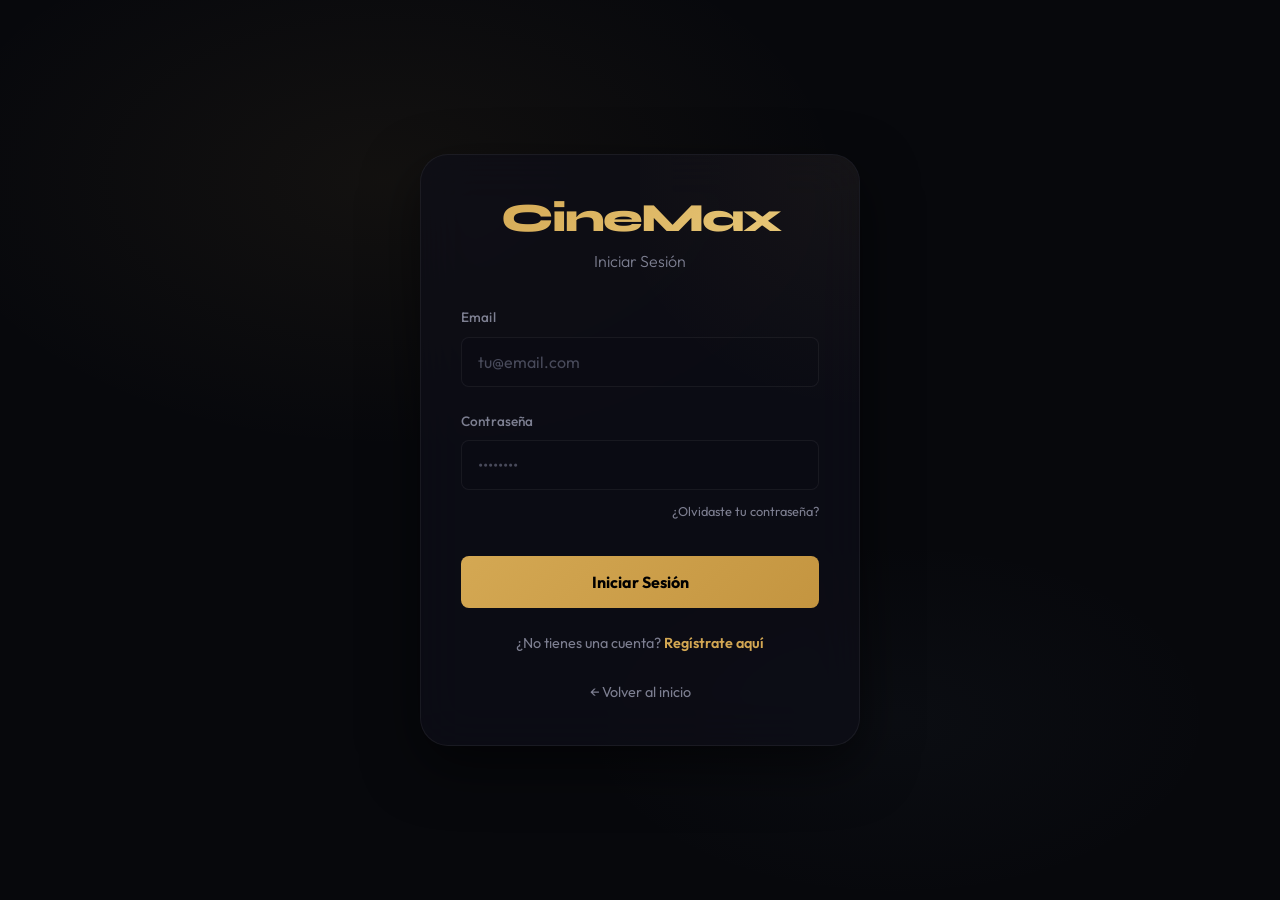
<file: frontend/admin.html>
<!DOCTYPE html>
<html lang="es">
<head>
    <meta charset="UTF-8">
    <meta name="viewport" content="width=device-width, initial-scale=1.0">
    <title>CineMax - BackOffice Admin</title>
    <link rel="stylesheet" href="css/styles.css">
    <link href="https://fonts.googleapis.com/css2?family=Outfit:wght@300;400;500;600;700&family=Syne:wght@400;500;600;700;800&display=swap" rel="stylesheet">
    <style>
        .form-control { background: rgba(10,10,20,0.5) !important; font-family: 'Outfit', sans-serif; }
        
        /* Toast Notifications */
        #toast-container {
            position: fixed;
            top: 20px;
            right: 20px;
            z-index: 9999;
            display: flex;
            flex-direction: column;
            gap: 10px;
        }
        .toast {
            padding: 14px 20px;
            border-radius: var(--radius-sm);
            color: white;
            font-weight: 600;
            font-size: 0.9rem;
            box-shadow: var(--shadow-md);
            animation: slideInRight 0.35s cubic-bezier(0.4,0,0.2,1);
            min-width: 260px;
            display: flex;
            align-items: center;
            gap: 10px;
            backdrop-filter: blur(12px);
            font-family: 'Outfit', sans-serif;
        }
        .toast.success { background: rgba(62, 201, 127, 0.9); color: #000; }
        .toast.error   { background: rgba(229, 77, 95, 0.9); }
        .toast.info    { background: rgba(110, 140, 173, 0.9); color: #000; }
        
        /* Modal */
        #modal-overlay {
            position: fixed;
            top: 0;
            left: 0;
            width: 100%;
            height: 100%;
            background: rgba(0,0,0,0.7);
            backdrop-filter: blur(8px);
            display: none;
            justify-content: center;
            align-items: center;
            z-index: 10000;
        }
        #modal-overlay.active { display: flex; }
        .modal-content {
            background: var(--bg-card-solid);
            padding: 2.5rem;
            border-radius: var(--radius-lg);
            max-width: 420px;
            width: 90%;
            text-align: center;
            border: 1px solid var(--border-color);
            box-shadow: var(--shadow-lg);
            animation: fadeInUp 0.3s ease-out;
            font-family: 'Outfit', sans-serif;
        }
        .modal-buttons {
            display: flex;
            gap: 1rem;
            justify-content: center;
            margin-top: 1.5rem;
        }
        
        /* Tab Navigation */
        .tabs {
            display: flex;
            gap: 4px;
            margin-bottom: 2rem;
            background: rgba(255,255,255,0.03);
            border-radius: var(--radius-md);
            padding: 4px;
            border: 1px solid var(--border-color);
            overflow-x: auto;
        }
        .tab-btn {
            background: transparent;
            border: none;
            color: var(--text-muted);
            padding: 0.75rem 1.5rem;
            cursor: pointer;
            font-size: 0.9rem;
            font-weight: 500;
            transition: all 0.3s;
            border-radius: var(--radius-sm);
            white-space: nowrap;
            font-family: 'Outfit', sans-serif;
        }
        .tab-btn:hover { 
            background: rgba(255,255,255,0.05); 
            color: var(--text-main);
        }
        .tab-btn.active {
            color: #000;
            background: linear-gradient(135deg, var(--accent), #c49540);
            font-weight: 700;
        }
        .tab-content { display: none; animation: fadeInUp 0.4s ease-out; }
        .tab-content.active { display: block; }
        
        /* Section headers */
        .panel-header {
            margin-bottom: 1.5rem;
            border-bottom: 1px solid var(--border-color);
            padding-bottom: 0.75rem;
            font-weight: 700;
            font-size: 1.15rem;
            color: var(--text-main);
            font-family: 'Syne', sans-serif;
            letter-spacing: -0.02em;
        }
        
        /* Report grid */
        .report-grid {
            display: grid;
            grid-template-columns: repeat(auto-fit, minmax(320px, 1fr));
            gap: 2rem;
        }

        .admin-forms-grid {
            display: grid;
            grid-template-columns: repeat(auto-fit, minmax(360px, 1fr));
            gap: 2rem;
        }

        .stat-value {
            font-family: 'Syne', sans-serif;
            font-weight: 800;
            letter-spacing: -0.04em;
        }
        
        @media (max-width: 768px) {
            .admin-forms-grid { grid-template-columns: 1fr; }
            .report-grid { grid-template-columns: 1fr; }
        }
    </style>
</head>
<body>
    <nav class="navbar">
        <a href="index.html" class="nav-brand">CineMax Admin</a>
        <button class="nav-toggle" onclick="document.body.classList.toggle('nav-open')" aria-label="Menú">
            <span></span><span></span><span></span>
        </button>
        <div class="nav-links" id="navAuth">
            <a href="index.html">Ver Sitio</a>
        </div>
    </nav>

    <div id="toast-container"></div>

    <div id="modal-overlay">
        <div class="modal-content">
            <h3 id="modal-title" style="margin-bottom: 1rem; font-family:Syne;">Confirmar Acción</h3>
            <p id="modal-message" class="text-muted">¿Está seguro?</p>
            <div class="modal-buttons">
                <button class="btn btn-secondary" onclick="closeModal()">Cancelar</button>
                <button class="btn btn-danger" id="modal-confirm">Confirmar</button>
            </div>
        </div>
    </div>

    <div class="container" style="margin-top: 2rem; padding-bottom: 4rem;">
        
        <div class="stats-grid" id="statsContainer">
            <div class="glass-panel stat-card text-center">
                <h3 class="text-muted" style="margin-bottom:0.5rem; font-weight: 500; font-family:Outfit;">Ingresos Totales</h3>
                <div class="stat-value" id="valVentas">$0</div>
            </div>
            <div class="glass-panel stat-card text-center">
                <h3 class="text-muted" style="margin-bottom:0.5rem; font-weight: 500; font-family:Outfit;">Funciones Activas</h3>
                <div class="stat-value" id="valFunciones">0</div>
            </div>
        </div>

        <div class="tabs">
            <button class="tab-btn active" onclick="switchTab('gestion')">Catálogo y Funciones</button>
            <button class="tab-btn" onclick="switchTab('asientos')">Estado de Sala</button>
            <button class="tab-btn" onclick="switchTab('reportes')">Métricas y Ventas</button>
        </div>

        <div id="tab-gestion" class="tab-content active">
            <div class="admin-forms-grid">
                <!-- Peliculas Form -->
                <div class="glass-panel" style="padding: 2rem;">
                    <h3 class="panel-header" id="form-pelicula-title">Nueva Película</h3>
                    <form id="formPelicula">
                        <input type="hidden" id="p_id" value="">
                        <div class="form-group">
                            <label>Título Escogido</label>
                            <input type="text" id="p_titulo" class="form-control" required placeholder="Ej: Dune Part II">
                        </div>
                        <div class="form-group">
                            <label>Sinopsis Detallada</label>
                            <textarea id="p_desc" class="form-control" rows="3" placeholder="Descripción breve para la cartelera..."></textarea>
                        </div>
                        <div style="display:grid; grid-template-columns: 1fr 1fr; gap:1rem;">
                            <div class="form-group">
                                <label>Duración (min)</label>
                                <input type="number" id="p_duracion" class="form-control" required min="1">
                            </div>
                            <div class="form-group">
                                <label>Clasificación</label>
                                <select id="p_clasificacion" class="form-control">
                                    <option value="+0">Para todo público</option>
                                    <option value="+13">+13 Años</option>
                                    <option value="+16">+16 Años</option>
                                    <option value="+18">+18 Años</option>
                                </select>
                            </div>
                        </div>
                        <div class="form-group">
                            <label>URL Póster (800x1200 sugerido)</label>
                            <input type="url" id="p_img" class="form-control" placeholder="https://...">
                        </div>
                        <div style="display: flex; gap: 1rem; margin-top: 1rem;">
                            <button type="submit" class="btn btn-primary" style="flex: 1;" id="btn-pelicula-submit">Guardar Película</button>
                            <button type="button" class="btn btn-secondary" id="btn-pelicula-cancel" style="display: none;" onclick="resetFormPelicula()">Descartar Redacción</button>
                        </div>
                    </form>
                </div>

                <!-- Funciones Form -->
                <div class="glass-panel" style="padding: 2rem;">
                    <h3 class="panel-header" id="form-funcion-title">Programar Horario</h3>
                    <form id="formFuncion">
                        <input type="hidden" id="f_id" value="">
                        <div class="form-group">
                            <label>Película Base</label>
                            <select id="f_peli" class="form-control" required>
                                <option value="">Selecciona una opción...</option>
                            </select>
                        </div>
                        <div style="display:grid; grid-template-columns: 1fr 1fr; gap:1rem;">
                            <div class="form-group">
                                <label>Fecha de Proyección</label>
                                <input type="date" id="f_fecha" class="form-control" required>
                            </div>
                            <div class="form-group">
                                <label>Hora de Inicio</label>
                                <input type="time" id="f_hora" class="form-control" required>
                            </div>
                        </div>
                        <div style="display:grid; grid-template-columns: 1fr 1fr; gap:1rem;">
                            <div class="form-group">
                                <label>Precio Unitario ($)</label>
                                <input type="number" step="0.01" id="f_precio" class="form-control" required min="0">
                            </div>
                            <div class="form-group">
                                <label>Sala de Proyección</label>
                                <select id="f_sala" class="form-control" required>
                                    <option value="Sala 1">Sala 1</option>
                                    <option value="Sala 2">Sala 2</option>
                                    <option value="Sala 3">Sala 3</option>
                                </select>
                            </div>
                        </div>
                        <div style="display: flex; gap: 1rem; margin-top: 1rem;">
                            <button type="submit" class="btn btn-primary" style="flex: 1;" id="btn-funcion-submit">Agendar Función</button>
                            <button type="button" class="btn btn-secondary" id="btn-funcion-cancel" style="display: none;" onclick="resetFormFuncion()">Cancelar</button>
                        </div>
                    </form>
                </div>
            </div>

            <div class="glass-panel" style="padding: 2rem; margin-top: 2rem;">
                <h3 class="panel-header">Registros del Sistema</h3>
                <div class="table-responsive">
                    <table>
                        <thead>
                            <tr>
                                <th>Película</th>
                                <th>Estado</th>
                                <th>Acciones</th>
                            </tr>
                        </thead>
                        <tbody id="tblPeliculas"></tbody>
                    </table>
                </div>
            </div>

            <div class="glass-panel" style="padding: 2rem; margin-top: 2rem;">
                <h3 class="panel-header">Funciones en Tiempo Real</h3>
                <div class="table-responsive">
                    <table>
                        <thead>
                            <tr>
                                <th>Título</th>
                                <th>Fecha/Hora</th>
                                <th>Sala</th>
                                <th>Precio</th>
                                <th>Status</th>
                                <th>Acciones</th>
                            </tr>
                        </thead>
                        <tbody id="tblFunciones"></tbody>
                    </table>
                </div>
            </div>
        </div>

        <div id="tab-asientos" class="tab-content">
            <div class="glass-panel" style="padding: 2rem;">
                <h3 class="panel-header">Mapa Interactivo de Sala</h3>
                <div class="form-group">
                    <label>Selecciona un horario para gestionar:</label>
                    <select id="asiento-funcion" class="form-control" onchange="cargarAsientos()">
                        <option value="">-- Listado de funciones --</option>
                    </select>
                </div>
                <div id="asientos-mapa" class="seat-map-container" style="display: none; background:rgba(0,0,0,0.2); border-radius:12px; margin-top:2rem;">
                    <div class="screen-area">PANTALLA</div>
                    <div id="asientos-grid" class="seat-grid"></div>
                </div>
            </div>
        </div>

        <div id="tab-reportes" class="tab-content">
            <div class="report-grid">
                <div class="glass-panel" style="padding: 2rem;">
                    <h3 class="panel-header">Rendimiento por Día</h3>
                    <div class="table-responsive" id="tblVentasDiaContainer">
                        <table id="tblVentasDia"></table>
                    </div>
                </div>
                <div class="glass-panel" style="padding: 2rem;">
                    <h3 class="panel-header">Tendencia: Top 5 Películas</h3>
                    <div class="table-responsive" id="tblPeliculasVistasContainer">
                        <table id="tblPeliculasVistas"></table>
                    </div>
                </div>

                <!-- Ocupación por Función movida abajo y a ancho completo -->
                <div class="glass-panel" style="padding: 2rem; grid-column: 1 / -1;">
                    <h3 class="panel-header">Ocupación por Función</h3>
                    <div class="table-responsive" id="tblOcupacionContainer">
                        <table id="tblOcupacion"></table>
                    </div>
                </div>
            </div>
        </div>
    </div>

    <script src="js/app.js"></script>
    <script>
        // All JS from Step 74 remains intact but formatted for space
        document.addEventListener('DOMContentLoaded', async () => {
            if (!isAuthenticated() || getCurrentUser().rol !== 'admin') { window.location.href = 'login.html'; return; }
            updateNavbarAdmin();
            loadDashboard();
            loadPeliculasSelect();
            loadPeliculas();
            loadFunciones();
            loadFuncionesParaAsientos();
        });

        function updateNavbarAdmin() {
            const nav = document.getElementById('navAuth');
            const u = getCurrentUser();
            nav.innerHTML = `<span style="color:var(--accent); font-weight:700; font-family:Syne;">${u.nombre} (Admin)</span>
                             <a href="#" onclick="logout(); return false;" style="color:var(--danger); margin-left:1.5rem;">Cerrar</a>`;
        }

        async function switchTab(t) {
            document.querySelectorAll('.tab-btn, .tab-content').forEach(el => el.classList.remove('active'));
            document.querySelector(`[onclick="switchTab('${t}')"]`).classList.add('active');
            document.getElementById(`tab-${t}`).classList.add('active');
            if(t === 'reportes') loadReportes();
        }

        function showToast(m, t = 'success') {
            const c = document.getElementById('toast-container');
            const el = document.createElement('div'); el.className = `toast ${t}`; el.innerText = m;
            c.appendChild(el); setTimeout(() => el.remove(), 3000);
        }

        let modalCallback = null;
        function showModal(t, m, ct, cb) {
            document.getElementById('modal-title').innerText = t;
            document.getElementById('modal-message').innerText = m;
            const btn = document.getElementById('modal-confirm'); btn.innerText = ct;
            modalCallback = cb; document.getElementById('modal-overlay').classList.add('active');
        }
        function closeModal() { document.getElementById('modal-overlay').classList.remove('active'); }
        document.getElementById('modal-confirm').onclick = () => { if(modalCallback) modalCallback(); closeModal(); };

        // Functions for Peliculas, Funciones, and Seats (Inherited and refined logic)
        async function loadPeliculas() {
            try {
                const data = await apiCall('/peliculas');
                const tb = document.getElementById('tblPeliculas'); tb.innerHTML = '';
                data.forEach(p => {
                    tb.innerHTML += `<tr><td><strong>${p.titulo}</strong></td>
                        <td><span class="badge" style="background:${p.estado==='activa'?'var(--success)':'var(--danger)'}">${p.estado}</span></td>
                        <td><button class="btn btn-sm btn-secondary" onclick="editarPelicula(${p.id})">Editar</button></td></tr>`;
                });
            } catch(e) {}
        }

        // --- Gestión de Películas ---
        async function editarPelicula(id) {
            try {
                const p = await apiCall(`/peliculas/${id}`);
                document.getElementById('p_id').value = p.id;
                document.getElementById('p_titulo').value = p.titulo;
                document.getElementById('p_desc').value = p.descripcion || '';
                document.getElementById('p_duracion').value = p.duracion;
                document.getElementById('p_clasificacion').value = p.clasificacion;
                document.getElementById('p_img').value = p.imagen_url;
                
                document.getElementById('form-pelicula-title').innerText = 'Editar Película';
                document.getElementById('btn-pelicula-submit').innerText = 'Actualizar Cambios';
                document.getElementById('btn-pelicula-cancel').style.display = 'block';
                window.scrollTo({ top: 0, behavior: 'smooth' });
            } catch(e) { showToast('Error al cargar película', 'error'); }
        }

        function resetFormPelicula() {
            document.getElementById('formPelicula').reset();
            document.getElementById('p_id').value = '';
            document.getElementById('form-pelicula-title').innerText = 'Nueva Película';
            document.getElementById('btn-pelicula-submit').innerText = 'Guardar Película';
            document.getElementById('btn-pelicula-cancel').style.display = 'none';
        }

        document.getElementById('formPelicula').onsubmit = async (e) => {
            e.preventDefault();
            const id = document.getElementById('p_id').value;
            const body = {
                titulo: document.getElementById('p_titulo').value,
                descripcion: document.getElementById('p_desc').value,
                duracion: document.getElementById('p_duracion').value,
                clasificacion: document.getElementById('p_clasificacion').value,
                imagen_url: document.getElementById('p_img').value || 'https://images.unsplash.com/photo-1489599849927-2ee91cede3ba'
            };
            
            try {
                if (id) {
                    await apiCall(`/peliculas/${id}`, 'PUT', body);
                    showToast('Película actualizada');
                } else {
                    await apiCall('/peliculas', 'POST', { ...body, estado: 'activa' });
                    showToast('Película registrada');
                }
                resetFormPelicula();
                loadPeliculas();
                loadPeliculasSelect();
            } catch(err) { showToast(err.message, 'error'); }
        };

        // --- Gestión de Funciones ---
        async function editarFuncion(id) {
            try {
                // We don't have a direct GET /funciones/:id in the previous logic used in Step 74, 
                // but let's check functions.py. Yes, @funciones_bp.route('/<int:id>', methods=['GET']) exists.
                const f = await apiCall(`/funciones/${id}`);
                document.getElementById('f_id').value = f.id;
                document.getElementById('f_peli').value = f.pelicula_id;
                document.getElementById('f_fecha').value = f.fecha;
                document.getElementById('f_hora').value = f.hora.substring(0,5);
                document.getElementById('f_precio').value = f.precio;
                document.getElementById('f_sala').value = f.sala || 'Sala 1';
                
                document.getElementById('form-funcion-title').innerText = 'Editar Horario';
                document.getElementById('btn-funcion-submit').innerText = 'Guardar Cambios';
                document.getElementById('btn-funcion-cancel').style.display = 'block';
                window.scrollTo({ top: 0, behavior: 'smooth' });
            } catch(e) { showToast('Error al cargar función', 'error'); }
        }

        function resetFormFuncion() {
            document.getElementById('formFuncion').reset();
            document.getElementById('f_id').value = '';
            document.getElementById('f_sala').value = 'Sala 1';
            document.getElementById('form-funcion-title').innerText = 'Programar Horario';
            document.getElementById('btn-funcion-submit').innerText = 'Agendar Función';
            document.getElementById('btn-funcion-cancel').style.display = 'none';
        }

        document.getElementById('formFuncion').onsubmit = async (e) => {
            e.preventDefault();
            const id = document.getElementById('f_id').value;
            const body = {
                pelicula_id: document.getElementById('f_peli').value,
                fecha: document.getElementById('f_fecha').value,
                hora: document.getElementById('f_hora').value,
                precio: document.getElementById('f_precio').value,
                sala: document.getElementById('f_sala').value
            };
            
            try {
                if (id) {
                    await apiCall(`/funciones/${id}`, 'PUT', body);
                    showToast('Función actualizada');
                } else {
                    await apiCall('/funciones', 'POST', body);
                    showToast('Función agendada');
                }
                resetFormFuncion();
                loadFunciones();
                loadDashboard();
            } catch(err) { showToast(err.message, 'error'); }
        };

        // --- Borrado ---
        function eliminarFuncion(id, titulo) {
            showModal('Eliminar Función', `¿Estás seguro de eliminar la función de "${titulo}"?`, 'Eliminar', async () => {
                try {
                    await apiCall(`/funciones/${id}`, 'DELETE');
                    showToast('Función eliminada');
                    loadFunciones();
                } catch(e) { showToast(e.message, 'error'); }
            });
        }

        async function loadPeliculasSelect() {
            const sel = document.getElementById('f_peli');
            const currentVal = sel.value;
            try {
                const data = await apiCall('/peliculas');
                sel.innerHTML = '<option value="">Selecciona una opción...</option>';
                data.forEach(p => { 
                    const o = document.createElement('option'); o.value = p.id; o.innerText = p.titulo; 
                    sel.appendChild(o); 
                });
                sel.value = currentVal;
            } catch(e) {}
        }

        async function loadFunciones() {
            try {
                const data = await apiCall('/funciones/all');
                const tb = document.getElementById('tblFunciones'); tb.innerHTML = '';
                data.forEach(f => {
                    tb.innerHTML += `<tr><td>${f.titulo_pelicula}</td><td>${formatDate(f.fecha)} ${f.hora.substring(0,5)}</td>
                        <td><span class="badge" style="background:var(--accent); color:#000;">${f.sala || 'Sala 1'}</span></td>
                        <td>$${Number(f.precio).toFixed(2)}</td><td>${f.estado}</td>
                        <td class="table-actions">
                            <button class="btn btn-sm btn-secondary" onclick="editarFuncion(${f.id})">Editar</button>
                            <button class="btn btn-sm btn-danger" onclick="eliminarFuncion(${f.id},'${f.titulo_pelicula}')">Eliminar</button>
                        </td></tr>`;
                });
            } catch(e) {}
        }
        
        async function loadFuncionesParaAsientos() {
            const sel = document.getElementById('asiento-funcion');
            try {
                const data = await apiCall('/funciones/all');
                sel.innerHTML = '<option value="">-- Listado de funciones --</option>';
                data.forEach(f => {
                    const opt = document.createElement('option'); opt.value = f.id;
                    opt.innerText = `${f.titulo_pelicula} - ${formatDate(f.fecha)} ${f.hora.substring(0,5)}`;
                    sel.appendChild(opt);
                });
            } catch(e) {}
        }

        async function cargarAsientos() {
            const fid = document.getElementById('asiento-funcion').value;
            const map = document.getElementById('asientos-mapa');
            if(!fid) { map.style.display = 'none'; return; }
            map.style.display = 'block';
            try {
                const data = await apiCall(`/funciones/${fid}/asientos`);
                const grid = document.getElementById('asientos-grid'); grid.innerHTML = '';
                const rows = {};
                data.forEach(a => { if(!rows[a.fila]) rows[a.fila] = []; rows[a.fila].push(a); });
                Object.keys(rows).sort().forEach(r => {
                    const l = document.createElement('div'); l.className='seat-row-label'; l.innerText=r; grid.appendChild(l);
                    rows[r].forEach(a => {
                        const d = document.createElement('div'); d.className = `seat ${a.estado_funcion}`;
                        d.title = `Fila ${a.fila} - As ${a.columna}`;
                        d.onclick = () => { if(confirm('¿Cambiar estado?')) cambiarEstadoAsiento(fid, a.id, a.estado_funcion === 'disponible' ? 'mantenimiento' : 'disponible'); };
                        grid.appendChild(d);
                    });
                });
            } catch(e) {}
        }

        async function cambiarEstadoAsiento(fid, aid, s) {
            try { await apiCall(`/funciones/${fid}/asientos/${aid}`, 'PUT', { estado: s }); showToast('Actualizado'); cargarAsientos(); }
            catch(e) { showToast(e.message, 'error'); }
        }

        async function loadDashboard() {
            try {
                const d = await apiCall('/admin/dashboard');
                document.getElementById('valVentas').innerText = '$' + Number(d.total_ventas).toLocaleString();
                document.getElementById('valFunciones').innerText = d.ocupacion ? d.ocupacion.length : 0;
            } catch(e) {}
        }
        
        async function loadReportes() {
            try {
                // DASHBOARD / OCUPACIÓN
                const d = await apiCall('/admin/dashboard');
                const ot = document.getElementById('tblOcupacion'); 
                if (ot && d.ocupacion) {
                    ot.innerHTML = '<thead><tr><th>Película</th><th>Sala</th><th>Fecha/Hora</th><th>Ocupación</th><th>%</th><th>Acción</th></tr></thead><tbody>';
                    d.ocupacion.forEach(r => {
                        const perc = ((r.asientos_ocupados / r.capacidad_total) * 100).toFixed(1);
                        let color = 'var(--success)';
                        if(perc > 80) color = 'var(--danger)';
                        else if(perc > 50) color = 'var(--accent)';
                        
                        ot.innerHTML += `<tr>
                            <td><strong>${r.titulo}</strong></td>
                            <td><span class="badge" style="background:rgba(255,255,255,0.1); border:1px solid var(--border-color);">${r.sala || 'Sala 1'}</span></td>
                            <td style="font-size:0.85rem;">${formatDate(r.fecha)} ${r.hora.substring(0,5)}</td>
                            <td>${r.asientos_ocupados}/${r.capacidad_total}</td>
                            <td><span class="badge" style="background:${color}; color:#000; font-weight:700;">${perc}%</span></td>
                            <td><button class="btn btn-sm btn-primary" onclick="verMapaAsientos(${r.id})">Ver Mapa</button></td>
                        </tr>`;
                    });
                    ot.innerHTML += '</tbody>';
                }

                const v = await apiCall('/admin/ventas-por-dia');
                const vt = document.getElementById('tblVentasDia'); vt.innerHTML = '<thead><tr><th>Fecha</th><th>Ventas</th></tr></thead><tbody>';
                v.forEach(r => vt.innerHTML += `<tr><td>${r.fecha}</td><td>$${parseFloat(r.total_ventas).toFixed(2)}</td></tr>`);
                vt.innerHTML += '</tbody>';
                
                const p = await apiCall('/admin/peliculas-mas-vistas');
                const pt = document.getElementById('tblPeliculasVistas'); pt.innerHTML = '<thead><tr><th>#</th><th>Película</th><th>Ventas</th></tr></thead><tbody>';
                p.forEach((r,i) => pt.innerHTML += `<tr><td>${i+1}</td><td>${r.titulo}</td><td>${r.cantidad_tiquetes}</td></tr>`);
                pt.innerHTML += '</tbody>';
            } catch(e) {}
        }
        
        function verMapaAsientos(fid) {
            switchTab('asientos');
            const sel = document.getElementById('asiento-funcion');
            sel.value = fid;
            cargarAsientos();
        }

    </script>
</body>
</html>
</file>
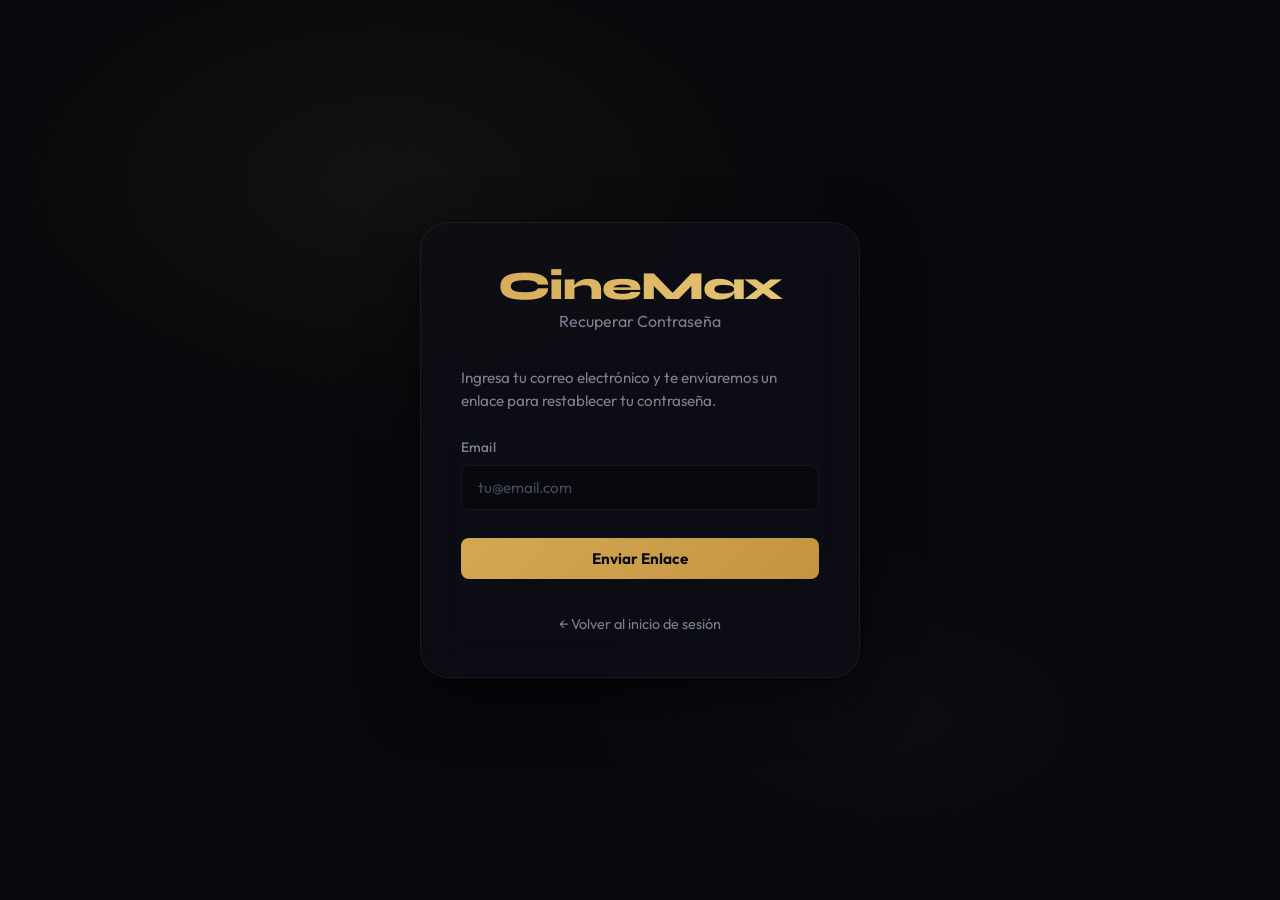
<file: frontend/forgot-password.html>
<!DOCTYPE html>
<html lang="es">
<head>
    <meta charset="UTF-8">
    <meta name="viewport" content="width=device-width, initial-scale=1.0">
    <title>CineMax - Recuperar Contraseña</title>
    <link rel="stylesheet" href="css/styles.css">
    <link href="https://fonts.googleapis.com/css2?family=Outfit:wght@300;400;500;600;700&family=Syne:wght@400;500;600;700;800&display=swap" rel="stylesheet">
    <style>
        body {
            min-height: 100vh;
            display: flex;
            align-items: center;
            justify-content: center;
            padding: 2rem;
            background:
                radial-gradient(ellipse 60% 50% at 30% 20%, rgba(212,168,83,0.06) 0%, transparent 60%),
                radial-gradient(ellipse 50% 40% at 70% 80%, rgba(110,140,173,0.04) 0%, transparent 50%),
                var(--bg-deep);
        }
        
        .auth-container {
            width: 100%;
            max-width: 440px;
            animation: fadeInUp 0.6s ease-out;
        }
        
        .auth-card {
            background: var(--bg-card);
            backdrop-filter: blur(24px);
            -webkit-backdrop-filter: blur(24px);
            border: 1px solid var(--border-color);
            border-radius: var(--radius-xl);
            padding: 2.5rem;
            box-shadow: var(--shadow-lg);
            position: relative;
            overflow: hidden;
        }
        
        .auth-logo {
            text-align: center;
            margin-bottom: 2rem;
        }
        
        .auth-logo h1 {
            font-family: 'Syne', sans-serif;
            font-size: 2.5rem;
            font-weight: 800;
            background: linear-gradient(135deg, var(--accent), var(--accent-light));
            -webkit-background-clip: text;
            background-clip: text;
            -webkit-text-fill-color: transparent;
            margin: 0;
        }
        
        .status-message {
            padding: 1rem;
            border-radius: var(--radius-sm);
            margin-bottom: 1.5rem;
            font-size: 0.9rem;
            display: none;
            text-align: center;
            font-family: 'Outfit', sans-serif;
        }
        
        .status-message.success {
            background: rgba(62, 201, 127, 0.1);
            border: 1px solid var(--success);
            color: var(--success);
            display: block;
        }
        
        .status-message.error {
            background: rgba(229, 77, 95, 0.1);
            border: 1px solid var(--danger);
            color: var(--danger);
            display: block;
        }
        
        .loading-spinner {
            display: inline-block;
            width: 20px;
            height: 20px;
            border: 2px solid rgba(0,0,0,0.2);
            border-top-color: #000;
            border-radius: 50%;
            animation: spin 0.8s linear infinite;
            margin-right: 0.5rem;
            vertical-align: middle;
        }
    </style>
</head>
<body>
    <div class="auth-container">
        <div class="auth-card">
            <div class="auth-logo">
                <h1>CineMax</h1>
                <p class="text-muted">Recuperar Contraseña</p>
            </div>
            
            <div id="statusMessage" class="status-message"></div>
            
            <div id="formContainer">
                <p style="margin-bottom: 1.5rem; font-size: 0.95rem; line-height: 1.5;" class="text-muted">
                    Ingresa tu correo electrónico y te enviaremos un enlace para restablecer tu contraseña.
                </p>
                
                <form id="forgotForm">
                    <div class="form-group">
                        <label for="email">Email</label>
                        <input type="email" id="email" class="form-control" placeholder="tu@email.com" required>
                    </div>
                    
                    <button type="submit" class="btn btn-primary" id="submitBtn" style="width: 100%; margin-top: 0.5rem;">
                        Enviar Enlace
                    </button>
                </form>
            </div>
            
            <div style="text-align: center; margin-top: 2rem;">
                <a href="login.html" class="text-muted" style="font-size: 0.9rem;">
                    ← Volver al inicio de sesión
                </a>
            </div>
        </div>
    </div>
    
    <script src="js/app.js"></script>
    <script>
        document.getElementById('forgotForm').addEventListener('submit', async (e) => {
            e.preventDefault();
            
            const email = document.getElementById('email').value.trim();
            const btn = document.getElementById('submitBtn');
            const status = document.getElementById('statusMessage');
            
            btn.disabled = true;
            btn.innerHTML = '<span class="loading-spinner"></span>Enviando...';
            status.className = 'status-message';
            
            try {
                const res = await fetch(`${API_URL}/auth/forgot-password`, {
                    method: 'POST',
                    headers: { 'Content-Type': 'application/json' },
                    body: JSON.stringify({ email })
                });
                
                const data = await res.json();
                
                if (res.ok) {
                    status.textContent = data.message;
                    status.classList.add('success');
                    document.getElementById('formContainer').style.display = 'none';
                } else {
                    throw new Error(data.error || 'Error al procesar solicitud');
                }
            } catch (err) {
                status.textContent = err.message;
                status.classList.add('error');
                btn.disabled = false;
                btn.textContent = 'Enviar Enlace';
            }
        });
    </script>
</body>
</html>
</file>
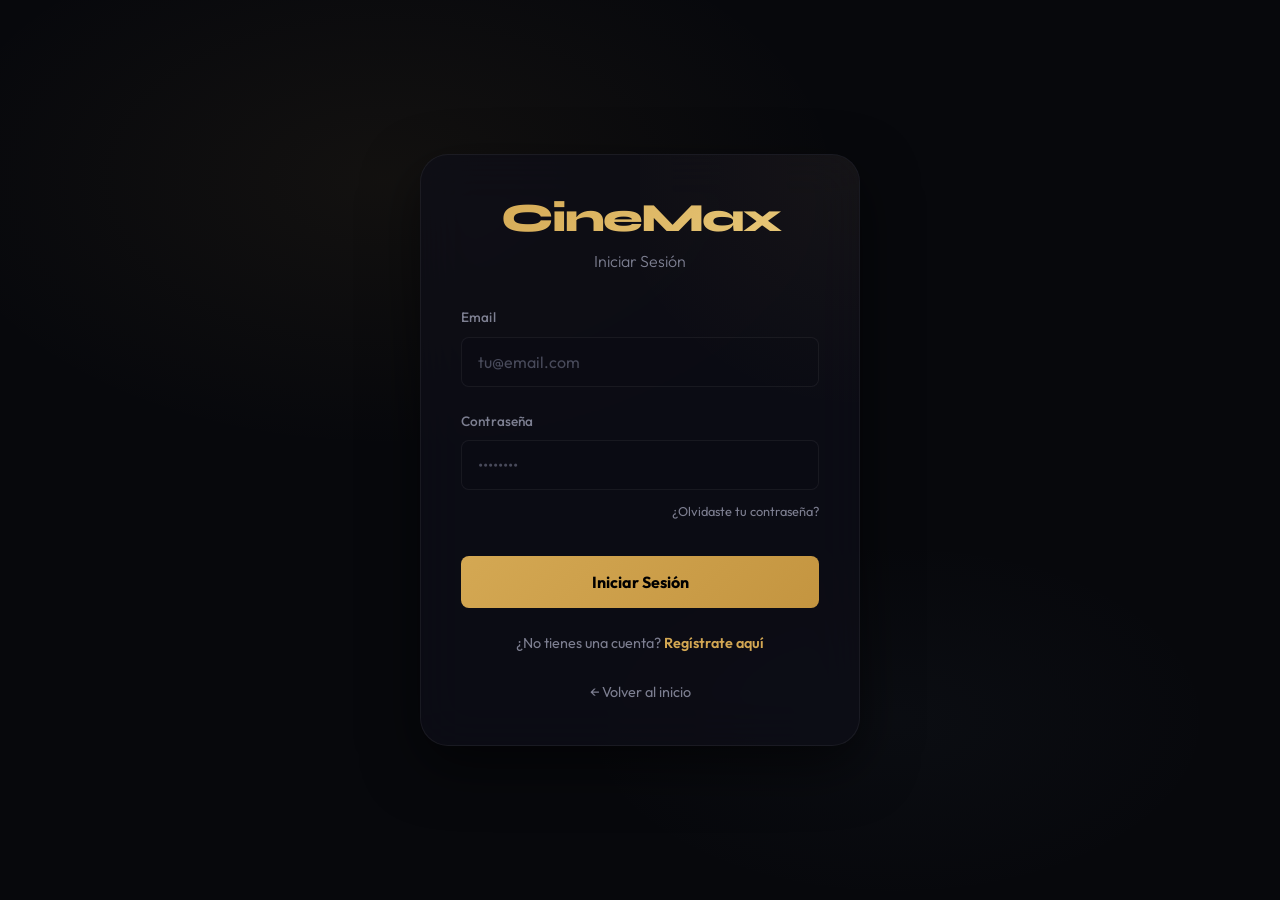
<file: frontend/login.html>
<!DOCTYPE html>
<html lang="es">
<head>
    <meta charset="UTF-8">
    <meta name="viewport" content="width=device-width, initial-scale=1.0">
    <title>CineMax - Iniciar Sesión</title>
    <link rel="stylesheet" href="css/styles.css">
    <link href="https://fonts.googleapis.com/css2?family=Outfit:wght@300;400;500;600;700&family=Syne:wght@400;500;600;700;800&display=swap" rel="stylesheet">
    <style>
        body {
            min-height: 100vh;
            display: flex;
            align-items: center;
            justify-content: center;
            padding: 2rem;
            background:
                radial-gradient(ellipse 60% 50% at 30% 20%, rgba(212,168,83,0.06) 0%, transparent 60%),
                radial-gradient(ellipse 50% 40% at 70% 80%, rgba(110,140,173,0.04) 0%, transparent 50%),
                var(--bg-deep);
        }
        
        .auth-container {
            width: 100%;
            max-width: 440px;
            animation: fadeInUp 0.6s ease-out;
        }
        
        .auth-card {
            background: var(--bg-card);
            backdrop-filter: blur(24px);
            -webkit-backdrop-filter: blur(24px);
            border: 1px solid var(--border-color);
            border-radius: var(--radius-xl);
            padding: 2.5rem;
            box-shadow: var(--shadow-lg);
            position: relative;
            overflow: hidden;
        }
        
        .auth-card::before {
            content: '';
            position: absolute;
            top: -50%;
            right: -50%;
            width: 100%;
            height: 100%;
            background: radial-gradient(circle, rgba(212,168,83,0.05) 0%, transparent 70%);
            pointer-events: none;
        }
        
        .auth-logo {
            text-align: center;
            margin-bottom: 2rem;
            position: relative;
        }
        
        .auth-logo h1 {
            font-family: 'Syne', sans-serif;
            font-size: 2.5rem;
            font-weight: 800;
            background: linear-gradient(135deg, var(--accent), var(--accent-light));
            -webkit-background-clip: text;
            background-clip: text;
            -webkit-text-fill-color: transparent;
            margin: 0;
            letter-spacing: -0.05em;
        }
        
        .auth-logo p {
            color: var(--text-muted);
            margin-top: 0.5rem;
            font-weight: 300;
            font-family: 'Outfit', sans-serif;
        }
        
        .form-group {
            margin-bottom: 1.5rem;
        }
        
        .form-group label {
            display: block;
            margin-bottom: 0.5rem;
            color: var(--text-muted);
            font-size: 0.85rem;
            font-weight: 500;
        }
        
        .form-control {
            width: 100%;
            padding: 0.875rem 1rem;
            background: rgba(10, 10, 20, 0.5);
            border: 1px solid var(--border-color);
            border-radius: var(--radius-sm);
            color: white;
            font-size: 1rem;
            transition: all 0.3s;
            font-family: 'Outfit', sans-serif;
        }
        
        .form-control:focus {
            outline: none;
            border-color: var(--accent);
            box-shadow: 0 0 0 3px var(--accent-dim), 0 0 16px rgba(212,168,83,0.06);
        }
        
        .btn-primary {
            width: 100%;
            padding: 1rem;
            background: linear-gradient(135deg, var(--accent), #c49540);
            border: none;
            border-radius: var(--radius-sm);
            color: #000;
            font-size: 1rem;
            font-weight: 700;
            cursor: pointer;
            transition: all 0.3s cubic-bezier(0.4, 0, 0.2, 1);
            margin-top: 0.5rem;
            position: relative;
            overflow: hidden;
            font-family: 'Outfit', sans-serif;
        }
        
        .btn-primary:hover {
            transform: translateY(-2px);
            box-shadow: 0 8px 24px rgba(212,168,83,0.2), 0 0 12px rgba(212,168,83,0.1);
        }
        
        .btn-primary:active {
            transform: translateY(0);
        }
        
        .btn-primary::after {
            content: '';
            position: absolute;
            top: -50%;
            left: -75%;
            width: 50%;
            height: 200%;
            background: linear-gradient(90deg, transparent, rgba(255,255,255,0.15), transparent);
            transform: skewX(-20deg);
            transition: left 0.55s ease;
            pointer-events: none;
        }
        .btn-primary:hover::after { left: 125%; }
        
        .auth-footer {
            text-align: center;
            margin-top: 1.5rem;
            color: var(--text-muted);
            font-size: 0.9rem;
            font-family: 'Outfit', sans-serif;
        }
        
        .auth-footer a {
            color: var(--accent);
            text-decoration: none;
            font-weight: 600;
        }
        
        .auth-footer a:hover {
            text-decoration: underline;
        }
        
        .error-message {
            background: rgba(229, 77, 95, 0.08);
            border: 1px solid rgba(229, 77, 95, 0.25);
            color: var(--danger);
            padding: 0.75rem 1rem;
            border-radius: var(--radius-sm);
            margin-bottom: 1rem;
            font-size: 0.9rem;
            display: none;
            font-family: 'Outfit', sans-serif;
        }
        
        .error-message.show {
            display: block;
            animation: fadeInUp 0.3s ease-out;
        }

        /* Estilo para mensajes informativos (como el de "inicia sesión para comprar") */
        .info-message {
            background: rgba(212, 168, 83, 0.1);
            border: 1px solid var(--accent);
            color: var(--accent);
            padding: 0.8rem 1rem;
            border-radius: var(--radius-sm);
            margin-bottom: 1.5rem;
            font-size: 0.95rem;
            font-weight: 500;
            display: none;
            font-family: 'Outfit', sans-serif;
            text-align: center;
            animation: fadeInUp 0.4s ease-out;
        }
        
        .info-message.show {
            display: block;
        }
        
        .loading-spinner {
            display: inline-block;
            width: 20px;
            height: 20px;
            border: 2px solid rgba(0,0,0,0.2);
            border-top-color: #000;
            border-radius: 50%;
            animation: spin 0.8s linear infinite;
            margin-right: 0.5rem;
            vertical-align: middle;
        }
    </style>
</head>
<body>
    <div class="auth-container">
        <div class="auth-card">
            <div class="auth-logo">
                <h1>CineMax</h1>
                <p>Iniciar Sesión</p>
            </div>
            
            <div id="errorMessage" class="error-message"></div>
            <!-- Contenedor para el mensaje de bienvenida/instrucción especial -->
            <div id="infoMessage" class="info-message"></div>
            
            <form id="loginForm">
                <div class="form-group">
                    <label for="email">Email</label>
                    <input type="email" id="email" name="email" class="form-control" 
                           placeholder="tu@email.com" required autocomplete="email">
                </div>
                
                <div class="form-group">
                    <label for="contrasena">Contraseña</label>
                    <input type="password" id="contrasena" name="contrasena" class="form-control" 
                           placeholder="••••••••" required autocomplete="current-password">
                    <div style="text-align: right; margin-top: 0.5rem;">
                        <a href="forgot-password.html" style="font-size: 0.8rem; color: var(--text-muted); text-decoration: none;">¿Olvidaste tu contraseña?</a>
                    </div>
                </div>
                
                <button type="submit" class="btn-primary" id="submitBtn">
                    Iniciar Sesión
                </button>
            </form>
            
            <div class="auth-footer">
                ¿No tienes una cuenta? <a href="registro.html">Regístrate aquí</a>
            </div>
            
            <div style="text-align: center; margin-top: 1.5rem;">
                <a href="index.html" style="color: var(--text-muted); text-decoration: none; font-size: 0.9rem; font-family: 'Outfit', sans-serif;">
                    ← Volver al inicio
                </a>
            </div>
        </div>
    </div>
    
    <script src="js/app.js"></script>
    <script>
        // Al cargar la página, verificamos si hay parámetros en la URL
        const urlParams = new URLSearchParams(window.location.search);
        const redirectPath = urlParams.get('redirect'); // Ruta a la que volver
        const msgType = urlParams.get('msg'); // Si hay un mensaje especial solicitado

        // Si el mensaje es tipo 'compra', mostramos el aviso personalizado
        if (msgType === 'compra') {
            const infoMsg = document.getElementById('infoMessage');
            infoMsg.textContent = 'Inicia sesión para continuar con la compra';
            infoMsg.classList.add('show');
        }

        document.getElementById('loginForm').addEventListener('submit', async (e) => {
            e.preventDefault();
            
            const submitBtn = document.getElementById('submitBtn');
            const errorMessage = document.getElementById('errorMessage');
            errorMessage.classList.remove('show');
            
            submitBtn.disabled = true;
            submitBtn.innerHTML = '<span class="loading-spinner"></span>Iniciando sesión...';
            
            const email = document.getElementById('email').value.trim().toLowerCase();
            const contrasena = document.getElementById('contrasena').value;
            
            try {
                const response = await fetch(`${API_URL}/auth/login`, {
                    method: 'POST',
                    headers: { 'Content-Type': 'application/json' },
                    body: JSON.stringify({ email, contrasena })
                });
                
                const data = await response.json();
                if (!response.ok) throw new Error(data.error || 'Error al iniciar sesión');
                
                // Guardamos los datos de sesión en el navegador
                localStorage.setItem('token', data.token);
                localStorage.setItem('user', JSON.stringify({
                    id: data.user_id,
                    nombre: data.nombre,
                    email: data.email || email,
                    rol: data.rol
                }));
                
                // LÓGICA DE REDIRECCIÓN INTELIGENTE:
                // 1. Si veníamos de intentar comprar algo (redirectPath existe), volvemos allí.
                // 2. Si no, redirigimos según el rol (admin -> panel, cliente -> inicio).
                if (redirectPath) {
                    window.location.href = decodeURIComponent(redirectPath);
                } else {
                    window.location.href = data.rol === 'admin' ? 'admin.html' : 'index.html';
                }
                
            } catch (error) {
                errorMessage.textContent = error.message;
                errorMessage.classList.add('show');
                submitBtn.disabled = false;
                submitBtn.innerHTML = 'Iniciar Sesión';
            }
        });
    </script>
</body>
</html>
</file>
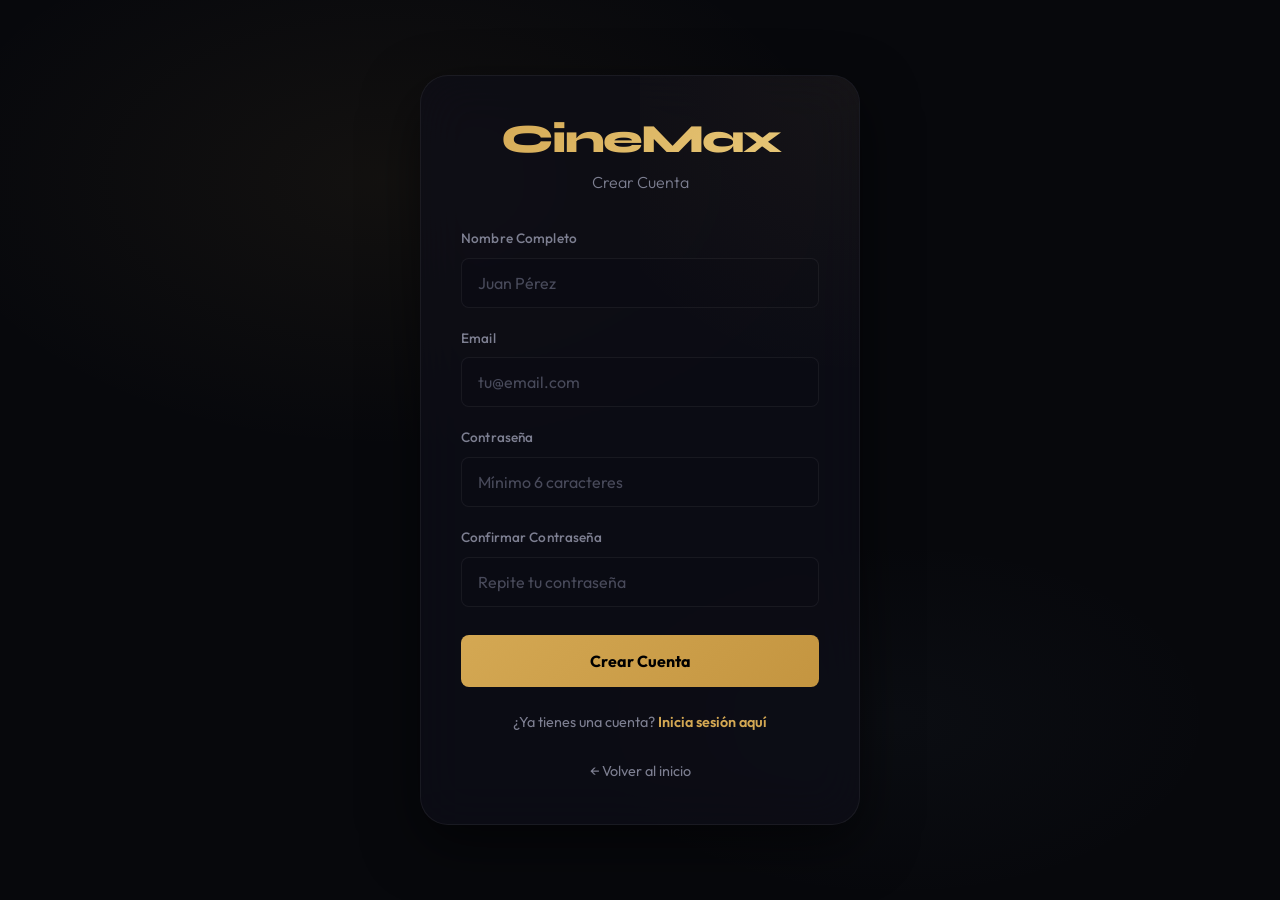
<file: frontend/registro.html>
<!DOCTYPE html>
<html lang="es">
<head>
    <meta charset="UTF-8">
    <meta name="viewport" content="width=device-width, initial-scale=1.0">
    <title>CineMax - Registrarse</title>
    <link rel="stylesheet" href="css/styles.css">
    <link href="https://fonts.googleapis.com/css2?family=Outfit:wght@300;400;500;600;700&family=Syne:wght@400;500;600;700;800&display=swap" rel="stylesheet">
    <style>
        body {
            min-height: 100vh;
            display: flex;
            align-items: center;
            justify-content: center;
            padding: 2rem;
            background:
                radial-gradient(ellipse 60% 50% at 30% 20%, rgba(212,168,83,0.06) 0%, transparent 60%),
                radial-gradient(ellipse 50% 40% at 70% 80%, rgba(110,140,173,0.04) 0%, transparent 50%),
                var(--bg-deep);
        }
        
        .auth-container {
            width: 100%;
            max-width: 440px;
            animation: fadeInUp 0.6s ease-out;
        }
        
        .auth-card {
            background: var(--bg-card);
            backdrop-filter: blur(24px);
            -webkit-backdrop-filter: blur(24px);
            border: 1px solid var(--border-color);
            border-radius: var(--radius-xl);
            padding: 2.5rem;
            box-shadow: var(--shadow-lg);
            position: relative;
            overflow: hidden;
        }
        
        .auth-card::before {
            content: '';
            position: absolute;
            top: -50%;
            right: -50%;
            width: 100%;
            height: 100%;
            background: radial-gradient(circle, rgba(212,168,83,0.05) 0%, transparent 70%);
            pointer-events: none;
        }
        
        .auth-logo {
            text-align: center;
            margin-bottom: 2rem;
            position: relative;
        }
        
        .auth-logo h1 {
            font-family: 'Syne', sans-serif;
            font-size: 2.5rem;
            font-weight: 800;
            background: linear-gradient(135deg, var(--accent), var(--accent-light));
            -webkit-background-clip: text;
            background-clip: text;
            -webkit-text-fill-color: transparent;
            margin: 0;
            letter-spacing: -0.05em;
        }
        
        .auth-logo p {
            color: var(--text-muted);
            margin-top: 0.5rem;
            font-weight: 300;
            font-family: 'Outfit', sans-serif;
        }
        
        .form-group {
            margin-bottom: 1.25rem;
        }
        
        .form-group label {
            display: block;
            margin-bottom: 0.5rem;
            color: var(--text-muted);
            font-size: 0.85rem;
            font-weight: 500;
        }
        
        .form-control {
            width: 100%;
            padding: 0.875rem 1rem;
            background: rgba(10, 10, 20, 0.5);
            border: 1px solid var(--border-color);
            border-radius: var(--radius-sm);
            color: white;
            font-size: 1rem;
            transition: all 0.3s;
            font-family: 'Outfit', sans-serif;
        }
        
        .form-control:focus {
            outline: none;
            border-color: var(--accent);
            box-shadow: 0 0 0 3px var(--accent-dim), 0 0 16px rgba(212,168,83,0.06);
        }
        
        .btn-primary {
            width: 100%;
            padding: 1rem;
            background: linear-gradient(135deg, var(--accent), #c49540);
            border: none;
            border-radius: var(--radius-sm);
            color: #000;
            font-size: 1rem;
            font-weight: 700;
            cursor: pointer;
            transition: all 0.3s cubic-bezier(0.4, 0, 0.2, 1);
            margin-top: 0.5rem;
            position: relative;
            overflow: hidden;
            font-family: 'Outfit', sans-serif;
        }
        
        .btn-primary:hover {
            transform: translateY(-2px);
            box-shadow: 0 8px 24px rgba(212,168,83,0.2), 0 0 12px rgba(212,168,83,0.1);
        }
        
        .btn-primary::after {
            content: '';
            position: absolute;
            top: -50%;
            left: -75%;
            width: 50%;
            height: 200%;
            background: linear-gradient(90deg, transparent, rgba(255,255,255,0.15), transparent);
            transform: skewX(-20deg);
            transition: left 0.55s ease;
            pointer-events: none;
        }
        .btn-primary:hover::after { left: 125%; }
        
        .auth-footer {
            text-align: center;
            margin-top: 1.5rem;
            color: var(--text-muted);
            font-size: 0.9rem;
            font-family: 'Outfit', sans-serif;
        }
        
        .auth-footer a {
            color: var(--accent);
            text-decoration: none;
            font-weight: 600;
        }
        
        .auth-footer a:hover {
            text-decoration: underline;
        }
        
        .error-message {
            background: rgba(229, 77, 95, 0.08);
            border: 1px solid rgba(229, 77, 95, 0.25);
            color: var(--danger);
            padding: 0.75rem 1rem;
            border-radius: var(--radius-sm);
            margin-bottom: 1rem;
            font-size: 0.9rem;
            display: none;
            font-family: 'Outfit', sans-serif;
        }
        
        .error-message.show {
            display: block;
            animation: fadeInUp 0.3s ease-out;
        }
        
        .loading-spinner {
            display: inline-block;
            width: 20px;
            height: 20px;
            border: 2px solid rgba(0,0,0,0.2);
            border-top-color: #000;
            border-radius: 50%;
            animation: spin 0.8s linear infinite;
            margin-right: 0.5rem;
            vertical-align: middle;
        }
    </style>
</head>
<body>
    <div class="auth-container">
        <div class="auth-card">
            <div class="auth-logo">
                <h1>CineMax</h1>
                <p>Crear Cuenta</p>
            </div>
            
            <div id="errorMessage" class="error-message"></div>
            
            <form id="registerForm">
                <div class="form-group">
                    <label for="nombre">Nombre Completo</label>
                    <input type="text" id="nombre" name="nombre" class="form-control" 
                           placeholder="Juan Pérez" required autocomplete="name">
                </div>
                
                <div class="form-group">
                    <label for="email">Email</label>
                    <input type="email" id="email" name="email" class="form-control" 
                           placeholder="tu@email.com" required autocomplete="email">
                </div>
                
                <div class="form-group">
                    <label for="contrasena">Contraseña</label>
                    <input type="password" id="contrasena" name="contrasena" class="form-control" 
                           placeholder="Mínimo 6 caracteres" required autocomplete="new-password">
                </div>
                
                <div class="form-group">
                    <label for="confirmar_contrasena">Confirmar Contraseña</label>
                    <input type="password" id="confirmar_contrasena" name="confirmar_contrasena" class="form-control" 
                           placeholder="Repite tu contraseña" required autocomplete="new-password">
                </div>
                
                <button type="submit" class="btn-primary" id="submitBtn">
                    Crear Cuenta
                </button>
            </form>
            
            <div class="auth-footer">
                ¿Ya tienes una cuenta? <a href="login.html">Inicia sesión aquí</a>
            </div>
            
            <div style="text-align: center; margin-top: 1.5rem;">
                <a href="index.html" style="color: var(--text-muted); text-decoration: none; font-size: 0.9rem; font-family: 'Outfit', sans-serif;">
                    ← Volver al inicio
                </a>
            </div>
        </div>
    </div>
    
    <script src="js/app.js"></script>
    <script>
        document.getElementById('registerForm').addEventListener('submit', async (e) => {
            e.preventDefault();
            
            const submitBtn = document.getElementById('submitBtn');
            const errorMessage = document.getElementById('errorMessage');
            errorMessage.classList.remove('show');
            
            const nombre = document.getElementById('nombre').value.trim();
            const email = document.getElementById('email').value.trim().toLowerCase();
            const contrasena = document.getElementById('contrasena').value;
            const confirmarContrasena = document.getElementById('confirmar_contrasena').value;
            
            if (contrasena !== confirmarContrasena) {
                errorMessage.textContent = 'Las contraseñas no coinciden';
                errorMessage.classList.add('show');
                return;
            }
            
            submitBtn.disabled = true;
            submitBtn.innerHTML = '<span class="loading-spinner"></span>Creando cuenta...';
            
            try {
                const response = await fetch(`${API_URL}/auth/register`, {
                    method: 'POST',
                    headers: { 'Content-Type': 'application/json' },
                    body: JSON.stringify({ nombre, email, contrasena })
                });
                
                const data = await response.json();
                if (!response.ok) throw new Error(data.error || 'Error al crear cuenta');
                
                localStorage.setItem('token', data.token);
                localStorage.setItem('user', JSON.stringify({
                    id: data.user_id,
                    nombre: data.nombre,
                    rol: data.rol
                }));
                
                window.location.href = data.rol === 'admin' ? 'admin.html' : 'index.html';
                
            } catch (error) {
                errorMessage.textContent = error.message;
                errorMessage.classList.add('show');
                submitBtn.disabled = false;
                submitBtn.innerHTML = 'Crear Cuenta';
            }
        });
    </script>
</body>
</html>
</file>
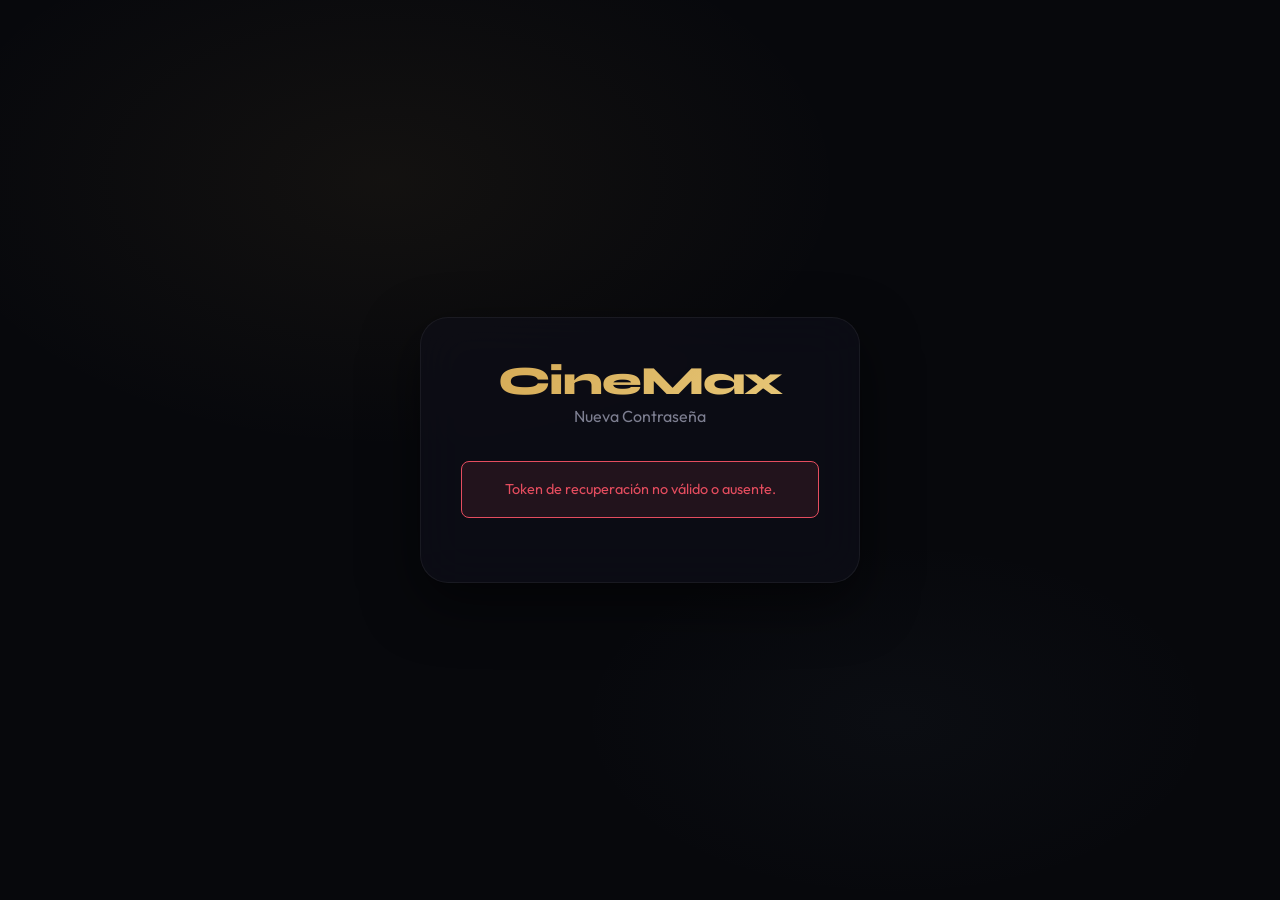
<file: frontend/reset-password.html>
<!DOCTYPE html>
<html lang="es">
<head>
    <meta charset="UTF-8">
    <meta name="viewport" content="width=device-width, initial-scale=1.0">
    <title>CineMax - Nueva Contraseña</title>
    <link rel="stylesheet" href="css/styles.css">
    <link href="https://fonts.googleapis.com/css2?family=Outfit:wght@300;400;500;600;700&family=Syne:wght@400;500;600;700;800&display=swap" rel="stylesheet">
    <style>
        body {
            min-height: 100vh;
            display: flex;
            align-items: center;
            justify-content: center;
            padding: 2rem;
            background:
                radial-gradient(ellipse 60% 50% at 30% 20%, rgba(212,168,83,0.06) 0%, transparent 60%),
                radial-gradient(ellipse 50% 40% at 70% 80%, rgba(110,140,173,0.04) 0%, transparent 50%),
                var(--bg-deep);
        }
        
        .auth-container {
            width: 100%;
            max-width: 440px;
            animation: fadeInUp 0.6s ease-out;
        }
        
        .auth-card {
            background: var(--bg-card);
            backdrop-filter: blur(24px);
            -webkit-backdrop-filter: blur(24px);
            border: 1px solid var(--border-color);
            border-radius: var(--radius-xl);
            padding: 2.5rem;
            box-shadow: var(--shadow-lg);
            position: relative;
            overflow: hidden;
        }
        
        .auth-logo {
            text-align: center;
            margin-bottom: 2rem;
        }
        
        .auth-logo h1 {
            font-family: 'Syne', sans-serif;
            font-size: 2.5rem;
            font-weight: 800;
            background: linear-gradient(135deg, var(--accent), var(--accent-light));
            -webkit-background-clip: text;
            background-clip: text;
            -webkit-text-fill-color: transparent;
            margin: 0;
        }
        
        .status-message {
            padding: 1rem;
            border-radius: var(--radius-sm);
            margin-bottom: 1.5rem;
            font-size: 0.9rem;
            display: none;
            text-align: center;
        }
        
        .status-message.success {
            background: rgba(62, 201, 127, 0.1);
            border: 1px solid var(--success);
            color: var(--success);
            display: block;
        }
        
        .status-message.error {
            background: rgba(229, 77, 95, 0.1);
            border: 1px solid var(--danger);
            color: var(--danger);
            display: block;
        }
        
        .loading-spinner {
            display: inline-block;
            width: 20px;
            height: 20px;
            border: 2px solid rgba(0,0,0,0.2);
            border-top-color: #000;
            border-radius: 50%;
            animation: spin 0.8s linear infinite;
            margin-right: 0.5rem;
            vertical-align: middle;
        }
    </style>
</head>
<body>
    <div class="auth-container">
        <div class="auth-card">
            <div class="auth-logo">
                <h1>CineMax</h1>
                <p class="text-muted">Nueva Contraseña</p>
            </div>
            
            <div id="statusMessage" class="status-message"></div>
            
            <div id="formContainer">
                <form id="resetForm">
                    <div class="form-group">
                        <label for="password">Nueva Contraseña</label>
                        <input type="password" id="password" class="form-control" placeholder="••••••••" required minlength="6">
                    </div>
                    
                    <div class="form-group">
                        <label for="confirmPassword">Confirmar Nueva Contraseña</label>
                        <input type="password" id="confirmPassword" class="form-control" placeholder="••••••••" required minlength="6">
                    </div>
                    
                    <button type="submit" class="btn btn-primary" id="submitBtn" style="width: 100%; margin-top: 0.5rem;">
                        Actualizar Contraseña
                    </button>
                </form>
            </div>
            
            <div id="loginLink" style="text-align: center; margin-top: 2rem; display: none;">
                <a href="login.html" class="btn btn-primary" style="width: 100%;">
                    Iniciar Sesión Ahora
                </a>
            </div>
        </div>
    </div>
    
    <script src="js/app.js"></script>
    <script>
        const urlParams = new URLSearchParams(window.location.search);
        const token = urlParams.get('token');
        const status = document.getElementById('statusMessage');
        const btn = document.getElementById('submitBtn');
        
        if (!token) {
            status.textContent = 'Token de recuperación no válido o ausente.';
            status.classList.add('error');
            document.getElementById('formContainer').style.display = 'none';
        }
        
        document.getElementById('resetForm').addEventListener('submit', async (e) => {
            e.preventDefault();
            
            const password = document.getElementById('password').value;
            const confirm = document.getElementById('confirmPassword').value;
            
            if (password !== confirm) {
                status.textContent = 'Las contraseñas no coinciden.';
                status.className = 'status-message error';
                return;
            }
            
            btn.disabled = true;
            btn.innerHTML = '<span class="loading-spinner"></span>Actualizando...';
            status.className = 'status-message';
            
            try {
                const res = await fetch(`${API_URL}/auth/reset-password`, {
                    method: 'POST',
                    headers: { 'Content-Type': 'application/json' },
                    body: JSON.stringify({ token, password })
                });
                
                const data = await res.json();
                
                if (res.ok) {
                    status.textContent = data.message;
                    status.classList.add('success');
                    document.getElementById('formContainer').style.display = 'none';
                    document.getElementById('loginLink').style.display = 'block';
                } else {
                    throw new Error(data.error || 'Error al restablecer contraseña');
                }
            } catch (err) {
                status.textContent = err.message;
                status.classList.add('error');
                btn.disabled = false;
                btn.textContent = 'Actualizar Contraseña';
            }
        });
    </script>
</body>
</html>
</file>
<file: frontend/css/styles.css>
/* ============================================================
   CineMax — Immersive Cinema Design System v2
   Professional Palette · Bento Grid · Depth Effects
   ============================================================ */

@import url('https://fonts.googleapis.com/css2?family=Syne:wght@400;500;600;700;800&family=Outfit:wght@300;400;500;600;700&display=swap');

/* --- Design Tokens --- */
:root {
    /* Background & Surfaces */
    --bg-deep:       #07080c;
    --bg-dark:       #0c0d14;
    --bg-card:       rgba(14, 15, 24, 0.72);
    --bg-card-solid: #111219;
    --bg-elevated:   rgba(255, 255, 255, 0.035);

    /* Professional Accent — Warm Amber & Cool Slate */
    --accent:        #d4a853;
    --accent-dim:    rgba(212, 168, 83, 0.12);
    --accent-glow:   rgba(212, 168, 83, 0.30);
    --accent-light:  #e8c97a;
    --cool:          #6e8cad;
    --cool-dim:      rgba(110, 140, 173, 0.12);

    /* Semantic */
    --primary:       #d4a853;
    --primary-hover: #b8923f;
    --secondary:     #6e8cad;
    --success:       #3ec97f;
    --danger:        #e54d5f;
    --warning:       #e5a030;

    /* Text */
    --text-main:     #ecedf2;
    --text-muted:    #7d7f91;
    --text-dim:      #484a5a;

    /* Borders & Misc */
    --border-color:  rgba(255, 255, 255, 0.06);
    --border-glow:   rgba(212, 168, 83, 0.18);
    --glass-blur:    20px;
    --radius-sm:     8px;
    --radius-md:     14px;
    --radius-lg:     20px;
    --radius-xl:     28px;

    /* Shadows — Depth Effect */
    --shadow-sm:     0 2px 8px rgba(0,0,0,0.35);
    --shadow-md:     0 8px 30px rgba(0,0,0,0.45);
    --shadow-lg:     0 20px 55px rgba(0,0,0,0.55);
    --shadow-float:  0 15px 40px rgba(0,0,0,0.5), 0 0 60px rgba(212,168,83,0.04);
}

/* --- Reset & Base --- */
*, *::before, *::after { box-sizing: border-box; margin: 0; padding: 0; }

html {
    scroll-behavior: smooth;
    -webkit-font-smoothing: antialiased;
    -moz-osx-font-smoothing: grayscale;
}

body {
    background-color: var(--bg-deep);
    color: var(--text-main);
    font-family: 'Outfit', 'Inter', system-ui, -apple-system, sans-serif;
    font-weight: 400;
    line-height: 1.6;
    min-height: 100vh;
    overflow-x: hidden;
    background-image:
        radial-gradient(ellipse 80% 50% at 50% -10%, rgba(212,168,83,0.04) 0%, transparent 60%),
        radial-gradient(ellipse 50% 40% at 90% 100%, rgba(110,140,173,0.03) 0%, transparent 50%);
    background-attachment: fixed;
}

::selection { background: var(--accent-dim); color: var(--accent); }

a { color: var(--accent); text-decoration: none; transition: color 0.25s, opacity 0.25s; }
a:hover { color: var(--accent-light); }

img { display: block; max-width: 100%; }

/* --- Typography --- */
h1, h2, h3, h4, h5, h6 {
    margin-top: 0;
    font-family: 'Syne', 'Inter', system-ui, sans-serif;
    font-weight: 700;
    letter-spacing: -0.03em;
    line-height: 1.15;
}
h1 { font-size: clamp(2rem, 5vw, 3.5rem); font-weight: 800; }
h2 { font-size: clamp(1.5rem, 3.5vw, 2.25rem); }
h3 { font-size: clamp(1.05rem, 2.5vw, 1.35rem); }

.text-center  { text-align: center; }
.text-primary { color: var(--primary); }
.text-success { color: var(--success); }
.text-danger  { color: var(--danger); }
.text-muted   { color: var(--text-muted); }
.hidden       { display: none !important; }

/* --- Container --- */
.container {
    max-width: 1320px;
    margin: 0 auto;
    padding: 0 clamp(1rem, 3vw, 2.5rem);
}

/* --- Glassmorphism Panel --- */
.glass-panel {
    background: var(--bg-card);
    backdrop-filter: blur(var(--glass-blur));
    -webkit-backdrop-filter: blur(var(--glass-blur));
    border: 1px solid var(--border-color);
    border-radius: var(--radius-lg);
    box-shadow: var(--shadow-md);
    transition: box-shadow 0.4s, border-color 0.4s, transform 0.4s;
}

.glass-panel:hover {
    border-color: var(--border-glow);
}

/* ============================================================
   NAVIGATION
   ============================================================ */
.navbar {
    background: rgba(7, 8, 12, 0.88);
    backdrop-filter: blur(24px);
    -webkit-backdrop-filter: blur(24px);
    border-bottom: 1px solid var(--border-color);
    padding: 0.85rem 2rem;
    display: flex;
    justify-content: space-between;
    align-items: center;
    position: sticky;
    top: 0;
    z-index: 100;
}

.nav-brand {
    font-family: 'Syne', sans-serif;
    font-size: 1.5rem;
    font-weight: 800;
    background: linear-gradient(135deg, var(--accent), #e8c97a);
    -webkit-background-clip: text;
    background-clip: text;
    color: transparent;
    text-decoration: none;
    letter-spacing: -0.04em;
}

.nav-links { display: flex; align-items: center; gap: 0.25rem; }

.nav-links a {
    color: var(--text-muted);
    text-decoration: none;
    padding: 0.5rem 1rem;
    font-weight: 500;
    font-size: 0.9rem;
    border-radius: var(--radius-sm);
    transition: color 0.25s, background 0.25s;
}

.nav-links a:hover {
    color: var(--accent);
    background: var(--accent-dim);
}

/* Mobile hamburger toggle */
.nav-toggle {
    display: none;
    flex-direction: column;
    gap: 5px;
    background: none;
    border: none;
    cursor: pointer;
    padding: 6px;
    z-index: 110;
}
.nav-toggle span {
    display: block;
    width: 24px;
    height: 2px;
    background: var(--text-main);
    border-radius: 2px;
    transition: transform 0.3s, opacity 0.3s;
}

/* ============================================================
   BUTTONS
   ============================================================ */
.btn {
    padding: 0.7rem 1.5rem;
    border-radius: var(--radius-sm);
    border: none;
    cursor: pointer;
    font-family: 'Outfit', sans-serif;
    font-weight: 600;
    font-size: 0.95rem;
    transition: all 0.3s cubic-bezier(0.4, 0, 0.2, 1);
    text-decoration: none;
    display: inline-flex;
    align-items: center;
    justify-content: center;
    gap: 0.5rem;
    position: relative;
    overflow: hidden;
}

/* Shine sweep on hover */
.btn::after {
    content: '';
    position: absolute;
    top: -50%;
    left: -75%;
    width: 50%;
    height: 200%;
    background: linear-gradient(90deg, transparent, rgba(255,255,255,0.10), transparent);
    transform: skewX(-20deg);
    transition: left 0.55s ease;
    pointer-events: none;
}
.btn:hover::after { left: 125%; }

.btn-primary {
    background: linear-gradient(135deg, var(--accent), #c49540);
    color: #0c0d14;
    font-weight: 700;
}
.btn-primary:hover {
    transform: translateY(-2px);
    box-shadow: 0 6px 22px rgba(212,168,83,0.25);
}

.btn-success {
    background: linear-gradient(135deg, var(--success), #2fb56d);
    color: #0c0d14;
    font-weight: 700;
}
.btn-success:hover {
    transform: translateY(-2px);
    box-shadow: 0 6px 22px rgba(62,201,127,0.25);
}

.btn-danger {
    background: linear-gradient(135deg, var(--danger), #c93d4f);
    color: white;
}
.btn-danger:hover {
    transform: translateY(-2px);
    box-shadow: 0 6px 22px rgba(229,77,95,0.25);
}

.btn-secondary {
    background: var(--bg-elevated);
    color: var(--text-muted);
    border: 1px solid var(--border-color);
}
.btn-secondary:hover {
    background: rgba(255,255,255,0.07);
    color: var(--text-main);
}

.btn:disabled {
    opacity: 0.4;
    cursor: not-allowed;
    transform: none !important;
    box-shadow: none !important;
}

/* ============================================================
   FORMS
   ============================================================ */
.form-group { margin-bottom: 1.25rem; }
.form-group label {
    display: block;
    margin-bottom: 0.4rem;
    color: var(--text-muted);
    font-size: 0.85rem;
    font-weight: 500;
    letter-spacing: 0.01em;
}

.form-control {
    width: 100%;
    padding: 0.75rem 1rem;
    background: rgba(7, 8, 14, 0.55);
    border: 1px solid var(--border-color);
    border-radius: var(--radius-sm);
    color: var(--text-main);
    font-family: inherit;
    font-size: 0.95rem;
    transition: border-color 0.3s, box-shadow 0.3s;
}

.form-control:focus {
    outline: none;
    border-color: var(--accent);
    box-shadow: 0 0 0 3px var(--accent-dim), 0 0 14px rgba(212,168,83,0.06);
}

.form-control::placeholder { color: var(--text-dim); }
select.form-control { cursor: pointer; }

/* ============================================================
   BENTO GRID — Movies Cartelera
   ============================================================ */
.movies-grid {
    display: grid;
    grid-template-columns: repeat(4, 1fr);
    grid-auto-rows: minmax(260px, auto);
    gap: 1.25rem;
    margin-top: 2rem;
    margin-bottom: 4rem;
}

/* Bento pattern: 1st & 4th cards span 2 cols, rest span 1 */
.movie-card:nth-child(1) {
    grid-column: span 2;
    grid-row: span 2;
}
.movie-card:nth-child(4) {
    grid-column: span 2;
}

.movie-card {
    overflow: hidden;
    display: flex;
    flex-direction: column;
    position: relative;
    z-index: 1;
    /* Depth float effect */
    box-shadow: var(--shadow-float);
    transition: transform 0.45s cubic-bezier(0.4,0,0.2,1), box-shadow 0.45s;
}

.movie-card:hover {
    transform: translateY(-12px) scale(1.015);
    box-shadow: 0 25px 60px rgba(0,0,0,0.55), 0 0 40px rgba(212,168,83,0.06);
    z-index: 10;
    border-color: var(--border-glow);
}

.movie-img {
    width: 100%;
    height: 100%;
    min-height: 300px;
    object-fit: cover;
    position: absolute;
    inset: 0;
    z-index: 0;
    transition: transform 0.6s cubic-bezier(0.4,0,0.2,1), filter 0.4s;
}

.movie-card:hover .movie-img {
    transform: scale(1.06);
    filter: brightness(0.55);
}

.movie-info {
    padding: 1.5rem;
    flex-grow: 1;
    display: flex;
    flex-direction: column;
    justify-content: flex-end;
    position: relative;
    z-index: 2;
    background: linear-gradient(to top, rgba(7,8,12,0.95) 0%, rgba(7,8,12,0.6) 50%, transparent 100%);
    min-height: 200px;
}

.movie-title {
    font-family: 'Syne', sans-serif;
    font-size: 1.2rem;
    font-weight: 700;
    margin-bottom: 0.3rem;
    letter-spacing: -0.02em;
    color: #fff;
}

/* Larger title for bento-hero (first card) */
.movie-card:nth-child(1) .movie-title {
    font-size: 1.7rem;
}

.movie-meta {
    display: flex;
    gap: 8px;
    margin-bottom: 0.6rem;
    font-size: 0.8rem;
    color: var(--text-muted);
    flex-wrap: wrap;
}

.badge {
    background: rgba(255, 255, 255, 0.06);
    padding: 3px 10px;
    border-radius: 20px;
    font-size: 0.72rem;
    font-weight: 600;
    letter-spacing: 0.03em;
    border: 1px solid rgba(255,255,255,0.07);
    white-space: nowrap;
}

/* Synopsis on card */
.movie-synopsis {
    font-size: 0.85rem;
    color: rgba(255,255,255,0.7);
    margin-bottom: 0.75rem;
    line-height: 1.5;
    display: -webkit-box;
    -webkit-line-clamp: 2;
    line-clamp: 2; /* Standard property */
    -webkit-box-orient: vertical;
    overflow: hidden;
    opacity: 0;
    transform: translateY(10px);
    transition: opacity 0.4s cubic-bezier(0.4, 0, 0.2, 1), transform 0.4s cubic-bezier(0.4, 0, 0.2, 1), line-clamp 0.4s;
}

.movie-card:hover .movie-synopsis {
    opacity: 1;
    transform: translateY(0);
    -webkit-line-clamp: 100;
    line-clamp: 100; /* Standard property */
    overflow-y: auto;
    max-height: 160px; /* Limit height with scroll if extremely long */
}

/* Increased clarity for text on hover background */
.movie-card:hover .movie-info {
    background: linear-gradient(to top, rgba(7,8,12,0.98) 0%, rgba(7,8,12,0.85) 70%, rgba(7,8,12,0.4) 100%);
}

/* ============================================================
   SEAT MAP
   ============================================================ */
.seat-map-container {
    padding: 2rem;
    margin-top: 2rem;
}

.screen-area {
    height: 50px;
    background: linear-gradient(to bottom, rgba(212,168,83,0.12), transparent);
    width: 80%;
    margin: 0 auto 3rem;
    border-top: 3px solid var(--accent);
    border-radius: 50% / 10px 10px 0 0;
    display: flex;
    justify-content: center;
    align-items: flex-start;
    padding-top: 10px;
    font-family: 'Syne', sans-serif;
    font-weight: 700;
    letter-spacing: 6px;
    text-transform: uppercase;
    color: rgba(212,168,83,0.45);
    font-size: 0.85rem;
    box-shadow: 0 -8px 30px rgba(212,168,83,0.06);
}

.seat-grid {
    display: grid;
    grid-template-columns: auto repeat(15, 1fr);
    gap: 6px;
    justify-content: center;
    max-width: fit-content;
    margin: 0 auto;
}

.seat-row-label {
    display: flex;
    align-items: center;
    justify-content: flex-end;
    padding-right: 10px;
    font-weight: 700;
    color: var(--text-dim);
    font-size: 0.85rem;
}

.seat {
    width: 36px;
    height: 36px;
    background: rgba(255, 255, 255, 0.05);
    border: 1px solid rgba(255, 255, 255, 0.10);
    border-radius: 8px 8px 4px 4px;
    cursor: pointer;
    transition: all 0.25s cubic-bezier(0.4, 0, 0.2, 1);
    position: relative;
}

.seat::before {
    content: '';
    position: absolute;
    bottom: 3px;
    left: 4px;
    right: 4px;
    height: 3px;
    background: rgba(0,0,0,0.25);
    border-radius: 2px;
}

.seat:not(.ocupado):not(.mantenimiento):hover {
    background-color: var(--accent-dim);
    border-color: var(--accent);
    transform: scale(1.15);
    box-shadow: 0 0 10px var(--accent-dim);
}

.seat.selected {
    background: linear-gradient(135deg, var(--success), #2fb56d);
    border-color: var(--success);
    box-shadow: 0 0 16px rgba(62,201,127,0.40);
    transform: scale(1.12);
}

.seat.ocupado {
    background-color: rgba(12, 13, 20, 0.75);
    border-color: rgba(229,77,95,0.35);
    cursor: not-allowed;
    opacity: 0.5;
}
.seat.ocupado::after {
    content: '×';
    position: absolute;
    top: 50%;
    left: 50%;
    transform: translate(-50%, -50%);
    color: var(--danger);
    font-size: 1.1rem;
    font-weight: 700;
}

.seat.mantenimiento {
    background: rgba(229, 160, 48, 0.25);
    border-color: rgba(229, 160, 48, 0.4);
    cursor: pointer;
    opacity: 0.75;
}
.seat.mantenimiento:hover {
    opacity: 1;
    box-shadow: 0 0 10px rgba(229,160,48,0.25);
}

/* ============================================================
   TABLES (Admin)
   ============================================================ */
.table-responsive {
    overflow-x: auto;
    border-radius: var(--radius-md);
}

table {
    width: 100%;
    border-collapse: collapse;
    margin-top: 0.5rem;
}

th, td {
    padding: 0.85rem 1rem;
    text-align: left;
    border-bottom: 1px solid var(--border-color);
    font-size: 0.9rem;
}

th {
    background: rgba(0,0,0,0.25);
    font-family: 'Syne', sans-serif;
    font-weight: 600;
    color: var(--text-muted);
    text-transform: uppercase;
    font-size: 0.72rem;
    letter-spacing: 0.06em;
}

tr { transition: background 0.2s; }
tr:hover { background: rgba(212,168,83,0.025); }

/* ============================================================
   DASHBOARD STATS
   ============================================================ */
.stats-grid {
    display: grid;
    grid-template-columns: repeat(auto-fit, minmax(220px, 1fr));
    gap: 1.5rem;
    margin-bottom: 2rem;
}

.stat-card {
    padding: 1.75rem;
    text-align: center;
    position: relative;
    overflow: hidden;
}

.stat-card::before {
    content: '';
    position: absolute;
    top: -40%;
    left: -40%;
    width: 80%;
    height: 80%;
    background: radial-gradient(circle, var(--accent-dim) 0%, transparent 70%);
    pointer-events: none;
    opacity: 0.4;
}

.stat-value {
    font-family: 'Syne', sans-serif;
    font-size: 2.5rem;
    font-weight: 800;
    background: linear-gradient(135deg, var(--accent), var(--cool));
    -webkit-background-clip: text;
    background-clip: text;
    color: transparent;
    margin-top: 0.5rem;
    letter-spacing: -0.03em;
}

/* ============================================================
   SKELETON LOADING
   ============================================================ */
.skeleton {
    background: linear-gradient(90deg,
        rgba(255,255,255,0.03) 25%,
        rgba(255,255,255,0.06) 50%,
        rgba(255,255,255,0.03) 75%
    );
    background-size: 200% 100%;
    animation: shimmer 1.8s ease-in-out infinite;
    border-radius: var(--radius-sm);
}

/* ============================================================
   KEYFRAME ANIMATIONS
   ============================================================ */
@keyframes shimmer {
    0%   { background-position: 200% 0; }
    100% { background-position: -200% 0; }
}

@keyframes fadeInUp {
    from { opacity: 0; transform: translateY(20px); }
    to   { opacity: 1; transform: translateY(0); }
}

@keyframes borderGlow {
    0%   { border-color: rgba(212,168,83,0.12); box-shadow: var(--shadow-float); }
    100% { border-color: rgba(110,140,173,0.20); box-shadow: 0 20px 55px rgba(0,0,0,0.5), 0 0 40px rgba(110,140,173,0.05); }
}

@keyframes spin {
    to { transform: rotate(360deg); }
}

@keyframes slideInRight {
    from { transform: translateX(100%); opacity: 0; }
    to   { transform: translateX(0);    opacity: 1; }
}

/* Entrance animation for cards */
.movie-card {
    animation: fadeInUp 0.5s ease-out both;
}
.movie-card:nth-child(1) { animation-delay: 0.05s; }
.movie-card:nth-child(2) { animation-delay: 0.10s; }
.movie-card:nth-child(3) { animation-delay: 0.15s; }
.movie-card:nth-child(4) { animation-delay: 0.20s; }
.movie-card:nth-child(5) { animation-delay: 0.25s; }
.movie-card:nth-child(6) { animation-delay: 0.30s; }

/* ============================================================
   RESPONSIVE
   ============================================================ */
@media (max-width: 1024px) {
    .movies-grid {
        grid-template-columns: repeat(2, 1fr);
        grid-auto-rows: minmax(220px, auto);
    }
    .movie-card:nth-child(1) { grid-column: span 2; grid-row: span 1; }
    .movie-card:nth-child(4) { grid-column: span 1; }
}

@media (max-width: 768px) {
    .navbar { padding: 0.75rem 1rem; }

    .nav-links {
        position: fixed;
        top: 0;
        right: -100%;
        width: 280px;
        height: 100vh;
        background: rgba(7,8,12,0.97);
        backdrop-filter: blur(24px);
        flex-direction: column;
        padding: 5rem 1.5rem 2rem;
        gap: 0.5rem;
        transition: right 0.35s cubic-bezier(0.4,0,0.2,1);
        z-index: 105;
        border-left: 1px solid var(--border-color);
    }
    .nav-links a {
        font-size: 1.05rem;
        padding: 0.75rem 1rem;
        width: 100%;
    }
    body.nav-open .nav-links { right: 0; }
    .nav-toggle { display: flex; }
    body.nav-open .nav-toggle span:nth-child(1) { transform: rotate(45deg) translateY(7px); }
    body.nav-open .nav-toggle span:nth-child(2) { opacity: 0; }
    body.nav-open .nav-toggle span:nth-child(3) { transform: rotate(-45deg) translateY(-7px); }

    .movies-grid {
        grid-template-columns: 1fr 1fr;
        gap: 1rem;
    }
    .movie-card:nth-child(1) { grid-column: span 2; }
    .movie-card:nth-child(4) { grid-column: span 1; }

    .movie-img { min-height: 240px; }

    .seat-grid { gap: 4px; }
    .seat { width: 30px; height: 30px; }
    .stats-grid { grid-template-columns: 1fr 1fr; }
}

@media (max-width: 480px) {
    .movies-grid {
        grid-template-columns: 1fr;
    }
    .movie-card:nth-child(1),
    .movie-card:nth-child(4) {
        grid-column: span 1;
    }
    .movie-img { min-height: 220px; }
    .movie-info { padding: 1.25rem; }
    .seat { width: 26px; height: 26px; border-radius: 6px 6px 3px 3px; }
    .seat-grid { gap: 3px; }
    .screen-area { width: 95%; font-size: 0.7rem; letter-spacing: 3px; }
    .stats-grid { grid-template-columns: 1fr; }
    th, td { padding: 0.65rem 0.5rem; font-size: 0.8rem; }
}

/* Touch-friendly */
@media (pointer: coarse) {
    .btn { min-height: 44px; min-width: 44px; }
    .seat { min-width: 36px; min-height: 36px; }
    .nav-links a { min-height: 44px; display: flex; align-items: center; }
}

/* ============================================================
   SCROLLBAR
   ============================================================ */
::-webkit-scrollbar { width: 5px; }
::-webkit-scrollbar-track { background: var(--bg-deep); }
::-webkit-scrollbar-thumb { background: rgba(255,255,255,0.08); border-radius: 3px; }
::-webkit-scrollbar-thumb:hover { background: rgba(255,255,255,0.14); }

/* ============================================================
   BACKDROP (modals)
   ============================================================ */
.backdrop-blur {
    position: fixed;
    inset: 0;
    background: rgba(0,0,0,0.6);
    backdrop-filter: blur(8px);
    z-index: 99;
}
</file>
